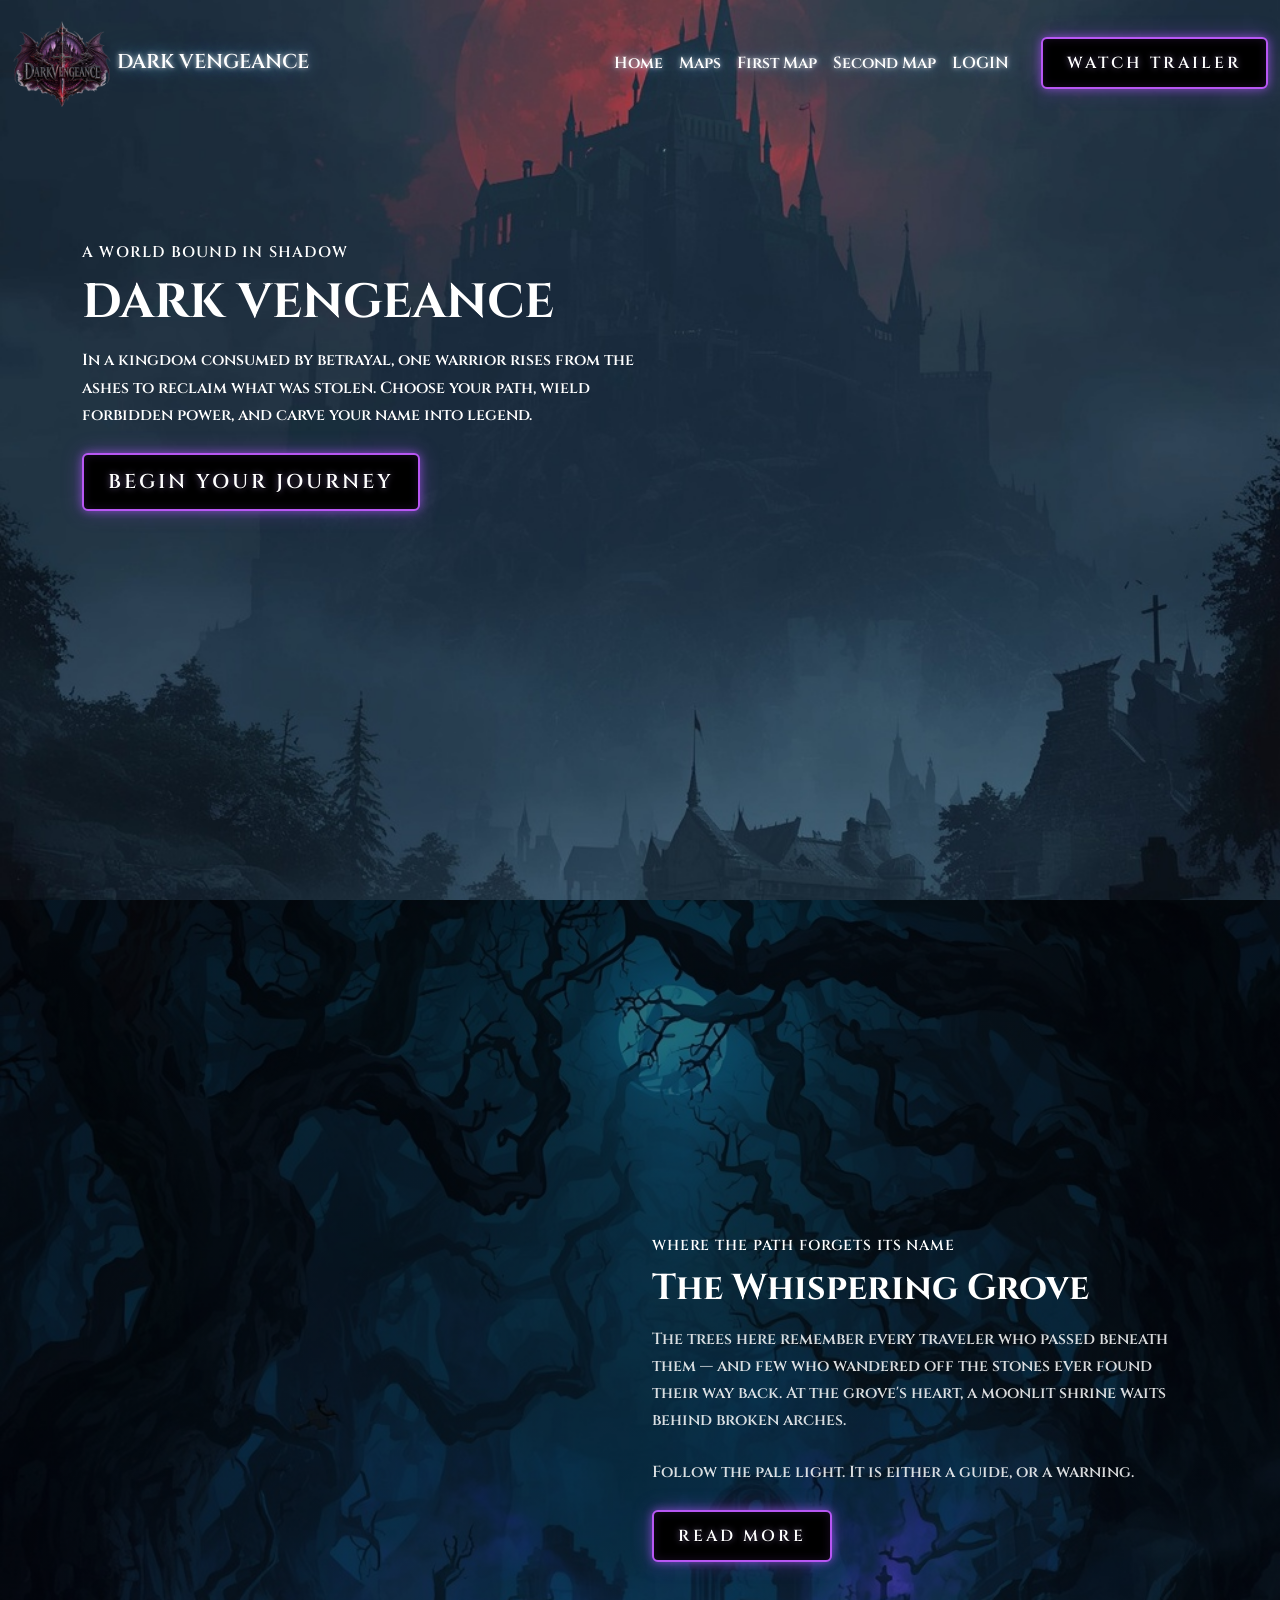
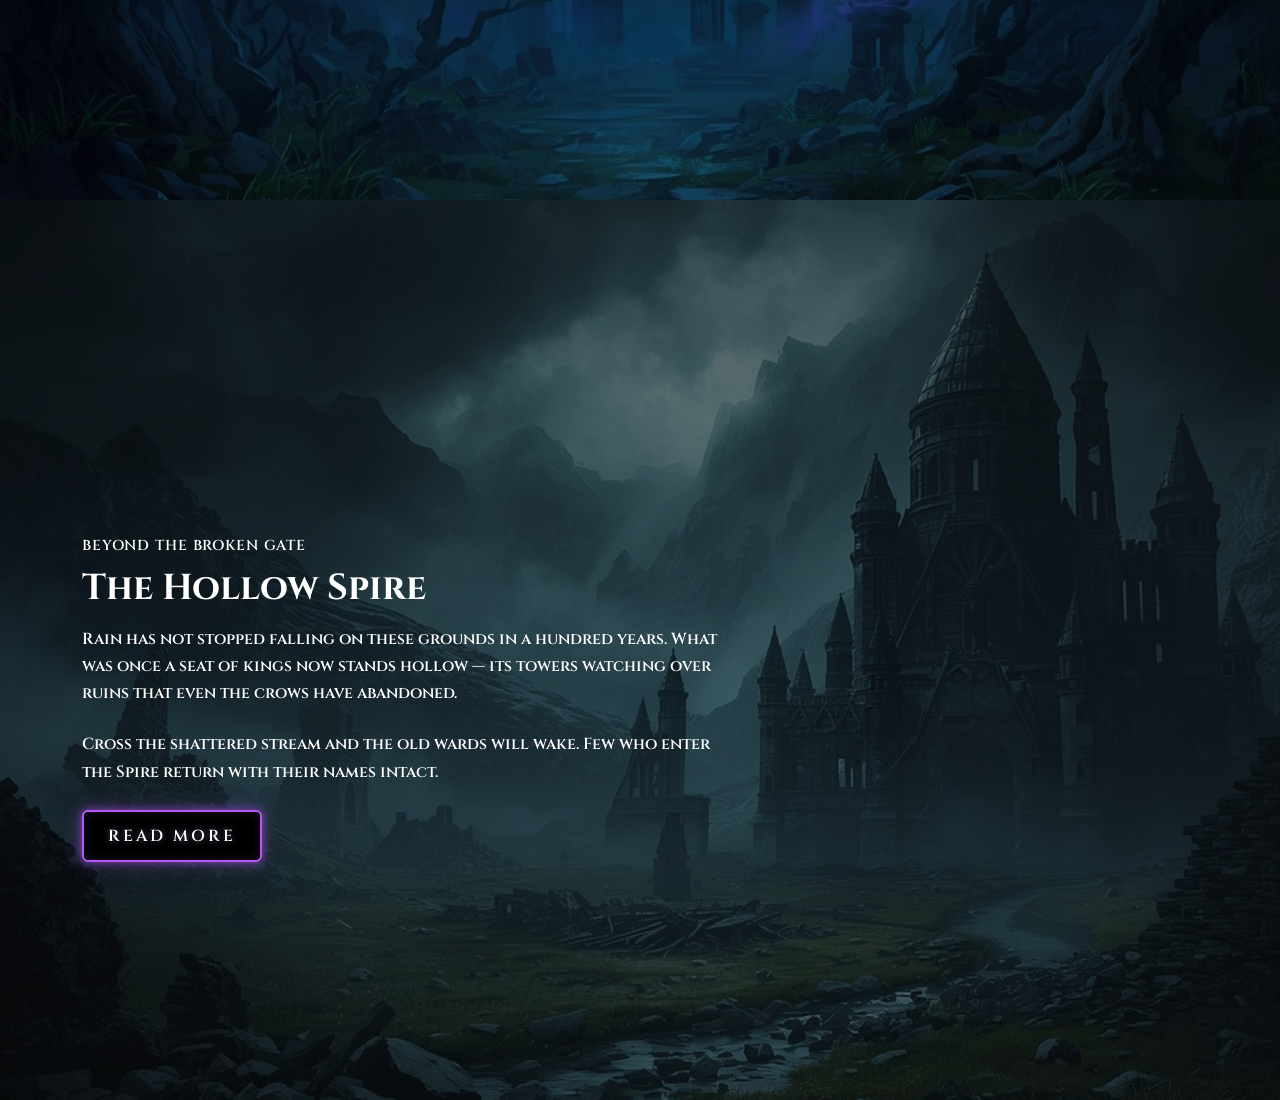
<file: index.html>
<!doctype html>
<html lang="en">
  <head>
    <meta charset="utf-8">
    <meta name="viewport" content="width=device-width, initial-scale=1">
    <title>Landing Page</title>
   <link href="https://cdn.jsdelivr.net/npm/bootstrap@5.3.8/dist/css/bootstrap.min.css" rel="stylesheet"
        integrity="sha384-sRIl4kxILFvY47J16cr9ZwB07vP4J8+LH7qKQnuqkuIAvNWLzeN8tE5YBujZqJLB" crossorigin="anonymous">
  <link rel="stylesheet" href="https://cdn.jsdelivr.net/npm/bootstrap-icons@1.11.3/font/bootstrap-icons.css">
  <link rel="preconnect" href="https://fonts.googleapis.com">
  <link rel="preconnect" href="https://fonts.gstatic.com" crossorigin>
  <link href="https://fonts.googleapis.com/css2?family=Cinzel:wght@400..900&display=swap" rel="stylesheet">
  <link rel="stylesheet" href="style.css">

  
  </head>
  <body class="cinzel">

    <nav class="navbar navbar-expand-md navbar-dark home-nav">
          <div class="container-fluid">
            <a class="navbar-brand cinzel" href="#"> 
              <img src="Image/darkvengeance-logo.png" alt="" style="max-width: 100px; width: 100%;"> DARK VENGEANCE
            </a>

            <button class="navbar-toggler" type="button"
                    data-bs-toggle="collapse" data-bs-target="#navContent">
              <span class="navbar-toggler-icon"></span>
            </button>

            <div class="collapse navbar-collapse" id="navContent">
              <ul class="navbar-nav ms-auto me-4">
                <li class="nav-item"><a class="nav-link" href="#">Home</a></li>
                <li class="nav-item"><a class="nav-link" href="#home">Maps</a></li>
                <li class="nav-item"><a class="nav-link" href="#first-map">First Map</a></li>
                <li class="nav-item"><a class="nav-link" href="#second-map">Second Map</a></li>
                <li class="nav-item"><a class="nav-link" href="Login.html">LOGIN</a></li>
              </ul>
              <button class="btn btn-outline-light">Watch Trailer</button>
            </div>
          </div>
        </nav>

    <section class="home">        
      <div class="container home-content">
        <div class="home-text">
          <p class="eyebrow">
            A WORLD BOUND IN SHADOW
          </p>
            <h1>DARK VENGEANCE</h1>
          <p>
            In a kingdom consumed by betrayal, one warrior rises from the ashes
            to reclaim what was stolen. Choose your path, wield forbidden power,
            and carve your name into legend.
          </p>
          <button class="btn btn-outline-light btn-lg">Begin Your Journey</button>
        </div>
      </div>
    </section>

<section id="first-map" class="content-section">
  <div class="container">
    <div class="row align-items-center gy-4">
      <div class="col-md-6 offset-md-6">
        <p class="eyebrow">WHERE THE PATH FORGETS ITS NAME</p>
        <h2>The Whispering Grove</h2>
        <p>
          The trees here remember every traveler who passed beneath them —
          and few who wandered off the stones ever found their way back.
          At the grove's heart, a moonlit shrine waits behind broken arches.
        </p>
        <p>
          Follow the pale light. It is either a guide, or a warning.
        </p>
        <button class="btn btn-outline-light">Read More</button>
      </div>
    </div>
  </div>
</section>

<section id="second-map" class="content-section2">
  <div class="container">
    <div class="row align-items-center gy-4">
      <div class="col-md-7">
        <p class="eyebrow">BEYOND THE BROKEN GATE</p>
        <h2>The Hollow Spire</h2>
        <p>
          Rain has not stopped falling on these grounds in a hundred years.
          What was once a seat of kings now stands hollow — its towers
          watching over ruins that even the crows have abandoned.
        </p>
        <p>
          Cross the shattered stream and the old wards will wake. Few who
          enter the Spire return with their names intact.
        </p>
        <button class="btn btn-outline-light">Read More</button>
      </div>
    </div>
  </div>
</section>





    <script src="https://cdn.jsdelivr.net/npm/bootstrap@5.3.8/dist/js/bootstrap.bundle.min.js" integrity="sha384-FKyoEForCGlyvwx9Hj09JcYn3nv7wiPVlz7YYwJrWVcXK/BmnVDxM+D2scQbITxI" crossorigin="anonymous"></script>
  </body>
</html>
</file>
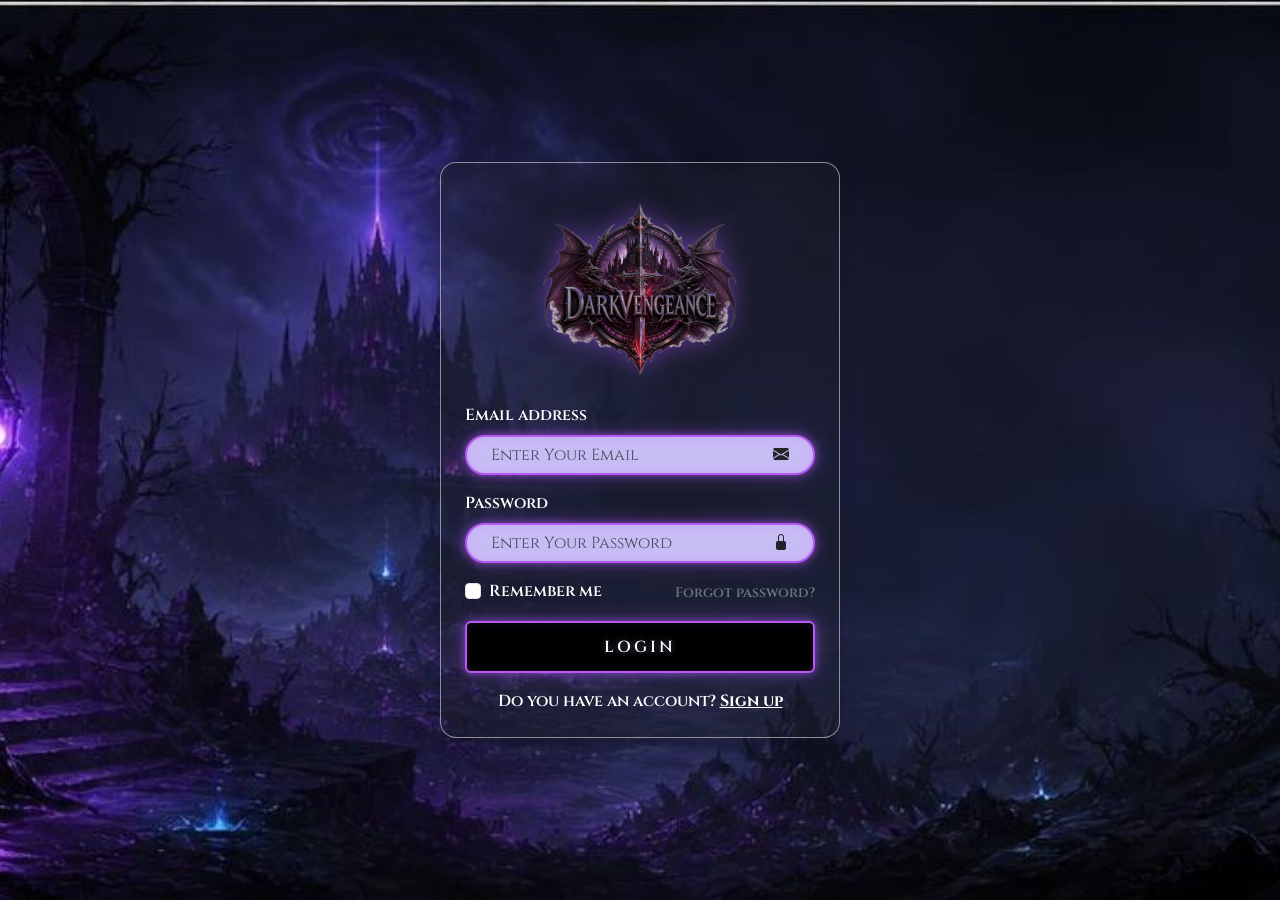
<file: Login.html>
<!doctype html>
<html lang="en">
  <head>
    <meta charset="utf-8">
    <meta name="viewport" content="width=device-width, initial-scale=1">
    <title>Login Page</title>
   <link href="https://cdn.jsdelivr.net/npm/bootstrap@5.3.8/dist/css/bootstrap.min.css" rel="stylesheet"
        integrity="sha384-sRIl4kxILFvY47J16cr9ZwB07vP4J8+LH7qKQnuqkuIAvNWLzeN8tE5YBujZqJLB" crossorigin="anonymous">
  <link rel="stylesheet" href="https://cdn.jsdelivr.net/npm/bootstrap-icons@1.11.3/font/bootstrap-icons.css">
  <link rel="preconnect" href="https://fonts.googleapis.com">
  <link rel="preconnect" href="https://fonts.gstatic.com" crossorigin>
  <link href="https://fonts.googleapis.com/css2?family=Cinzel:wght@400..900&display=swap" rel="stylesheet">
  <link rel="stylesheet" href="Login.css">

  
  </head>
  <body class="login-page d-flex justify-content-center align-items-center cinzel">

    <div class="card login-card bg-dark bg-opacity-25 border border-white border-opacity-50 rounded-4 shadow">
        <div class="card-body p-4 text-white">

          <div class="text-center mb-3">
            <img class="img-fluid login-logo" src="Image/darkvengeance-logo.png" alt="DarkVengeance  Logo">
          </div>

            <!-- <h3 class="text-center mb-4 ">Login</h3> -->

            <form action="index.html">

                <!-- EMAIL PART -->
                 <div class="mb-3 ">
                    <label for="email" class="form-label">Email address</label>
                    <div class="input-group login-field-wrapper rounded-pill overflow-hidden bg-opacity-75" style="background-color: #c8bcf5;">
                        <input type="email" class="form-control bg-transparent border-0 px-4" id="email" placeholder="Enter Your Email" required>
                        <span class="input-group-text bg-transparent border-0 pe-4">
                          <i class="bi bi-envelope-fill"></i>
                        </span>
                    </div>
                  </div>

                <!-- PASSWORD PART -->
                 <div class="mb-3">
                    <label for="inputPassword5" class="form-label">Password</label>
                    <div class="input-group login-field-wrapper rounded-pill overflow-hidden bg-opacity-75" style="background-color: #c8bcf5;">
                     <input type="password" id="password" class="form-control bg-transparent border-0 px-4" aria-describedby="passwordHelpBlock" placeholder="Enter Your Password" required>
                     <span class="input-group-text bg-transparent border-0 pe-4">
                        <i class="bi bi-lock-fill"></i>
                     </span>
                    </div>
                  </div>

                <!-- REMEMBER ME AND FORGOT PASSWORD PART -->
                  <div class="d-flex justify-content-between align-items-center mb-3">
                    <div class="form-check">
                      <input class="form-check-input" type="checkbox" id="remember">
                      <label class="form-check-label" for="remember">Remember me</label>
                    </div>
                      <a href="#" class="small text-secondary text-decoration-none">Forgot password?</a>
                  </div>

                <!-- SUBMIT BUTTON PART -->
                  <button type="submit" class="btn w-100" id="loginButton">Login</button>
                  <p id="attemptMessage" class="small text-center text-warning mt-2 mb-0" role="status" aria-live="polite" hidden></p>

            </form>

            <p class="text-center mt-3 mb-0">
              Do you have an account? <a href="Regiter.html" class="text-decoration-underline text-white fw-bold">Sign up</a>
            </p>


        </div>
    </div>


   
   




    <script>
      const loginButton = document.getElementById("loginButton");
      const attemptMessage = document.getElementById("attemptMessage");
      let attempts = 0;

      loginButton.addEventListener("click", () => {
        attempts += 1;
        loginButton.disabled = attempts >= 5;
        attemptMessage.hidden = false;
        attemptMessage.textContent = attempts < 5
          ? `Login failed. ${5 - attempts} attempts remaining.`
          : "Login failed. No attempts remaining. The Login button is disabled.";
      });
    </script>
    <script src="https://cdn.jsdelivr.net/npm/bootstrap@5.3.8/dist/js/bootstrap.bundle.min.js" integrity="sha384-FKyoEForCGlyvwx9Hj09JcYn3nv7wiPVlz7YYwJrWVcXK/BmnVDxM+D2scQbITxI" crossorigin="anonymous"></script>
  </body>
</html>
</file>
<file: style.css>
.cinzel {
      font-family: "Cinzel", serif;
      font-optical-sizing: auto;
      font-weight: 600;
      font-style: normal;
}

.navbar-nav .nav-link {
    max-height: 100px;
    height: 100%;
  color: #fff;
  text-shadow:
     0 0 5px #ffffffcc,     
    0 0 15px #78c8ff99,    
    0 0 30px #78c8ff66;
}

.navbar-brand {
     color: #fff;
  text-shadow:
     0 0 5px #ffffffcc,     
    0 0 15px #78c8ff99,    
    0 0 30px #78c8ff66;
}

.btn {
    background: #000;
    color: #fff;
    border: 2px solid #b857f4;
    border-radius: 6px;
    padding: 12px 24px;
    letter-spacing: 3px;
    text-transform: uppercase;
    font-weight: 600;


    box-shadow: 
    0 0 8px #a855f799,
    0 0 20px #a855f759,
    inset 0 0 10px #a855f726;

    text-shadow: 
    0 1px 0 #000000cc,
    0 0 6px #c8aaff80;
    transition: all 0.25s ease;
}

.btn:hover {
    color: #fff;
    box-shadow: 
    0 0 12px #a855f799,
    0 0 30px #a855f759,
    inset 0 0 14px #a855f726;
}

.btn:active {
    transform: scale(0.98);
}

.home {
    padding-top: 5rem;
    position: relative;
    min-height: 100vh;
    background-image: url(Image/LandingImage2.jpg);
    background-size: cover;
    background-position: center;
    background-repeat: no-repeat;
}

.home-nav {
    background: transparent;
    position: fixed;
    top: 0;
    left: 0;
    right: 0;
    z-index: 100;
}

.home-content {
  padding-top: 10rem;   /* clears the floating nav */
  padding-bottom: 4rem;
  color: #fff;
}

.home-text {
  max-width: 560px;
}

.home-text .eyebrow {
  font-size: 0.95rem;
  letter-spacing: 0.08em;
  color: #fff;
  margin-bottom: 0.5rem;
}

.home-text h1 {
  font-size: 3rem;
  font-weight: 700;
  margin-bottom: 1rem;
}

.home-text p {
  font-size: 1rem;
  line-height: 1.7;
  color: #fff;
  margin-bottom: 1.5rem;
}

.content-section {
  min-height: 100vh;
  display: flex;
  align-items: center;
  color: #fff;
  padding-top: 6rem;
  background-image:
    linear-gradient(180deg, #0000008c, #00000059),
    url('Image/LandingImage3.jpg');
  background-size: cover;
  background-position: center;
}

.content-section .eyebrow {
  font-size: 0.9rem;
  letter-spacing: 0.06em;
  color: #fff;
  margin-bottom: 0.5rem;
}

.content-section h2 {
  font-size: 2.25rem;
  font-weight: 700;
  margin-bottom: 1rem;
}

.content-section p {
  color: rgba(255,255,255,0.85);
  line-height: 1.7;
  margin-bottom: 1.5rem;
}

/* 2 */
.content-section2 {
  min-height: 100vh;
  display: flex;
  align-items: center;
  color: #fff;
  padding-top: 6rem;
  background-image:
    linear-gradient(180deg, #0000008c, #00000059),
    url('Image/LandingImage4.jpg');
  background-size: cover;
  background-position: center;
}

.content-section2 .eyebrow {
  font-size: 0.9rem;
  letter-spacing: 0.06em;
  color: #fff;
  margin-bottom: 0.5rem;
}

.content-section2 h2 {
  font-size: 2.25rem;
  font-weight: 700;
  margin-bottom: 1rem;
}

.content-section2 p {
  color: #fff;
  line-height: 1.7;
  margin-bottom: 1.5rem;
}


@media (max-width: 991.98px) {
  .home-text h1 { font-size: 2.4rem; }
  .content-section h2,
  .content-section2 h2 { font-size: 2rem; }
}

@media (max-width: 767.98px) {
  .navbar-collapse {
    background:#000;
    padding: 1rem;
    border-radius: 8px;
    margin-top: 0.5rem;
  }

  .home-content {
    padding-top: 6.5rem;
    padding-bottom: 3rem;
  }
}

@media (max-width: 575.98px) {
  .home-text h1 { font-size: 1.9rem; }
  .content-section h2,
  .content-section2 h2 { font-size: 1.5rem; }
  .home-text .eyebrow,
  .content-section .eyebrow,
  .content-section2 .eyebrow { font-size: 0.8rem; }
  .btn {
    padding: 10px 18px;
    letter-spacing: 1.5px;
    font-size: 0.85rem;
  }
}
</file>
<file: Login.css>
html, body {
  height: 100%;
  margin: 0;
  overflow: hidden;
}

.login-page {
      background-image: url(Image/image1.jpg);
      background-repeat: no-repeat;
      background-size: cover;
      background-position: center;
      min-height: 100vh;
      margin: 0;
}

.cinzel {
      font-family: "Cinzel", serif;
      font-optical-sizing: auto;
      font-weight: 600;
      font-style: normal;
}

.login-card {
    width: 100vh;
    max-width: 400px;
}

.login-logo {
    max-width: 200px;
    width: 100%;
    filter: drop-shadow(0 0 12px #a855f780);
}

.btn {
    background: #000;
    color: #fff;
    border: 2px solid #b857f4;
    border-radius: 6px;
    padding: 12px 24px;
    letter-spacing: 3px;
    text-transform: uppercase;
    font-weight: 600;

    box-shadow: 
    0 0 8px #a855f799,
    0 0 20px #a855f759,
    inset 0 0 10px #a855f726;

    text-shadow: 
    0 1px 0 #000000cc,
    0 0 6px #c8aaff80;
    transition: all 0.25s ease;
}

.btn:hover {
    color: #fff;
    box-shadow: 
    0 0 12px #a855f799,
    0 0 30px #a855f759,
    inset 0 0 14px #a855f726;
}

.btn:active {
    transform: scale(0.98);
}

.login-field-wrapper {
    border: 2px solid #b857f4;
     box-shadow: 
    0 0 8px #a855f799,
    0 0 20px #a855f759,
    inset 0 0 10px #a855f726;
}
</file>
